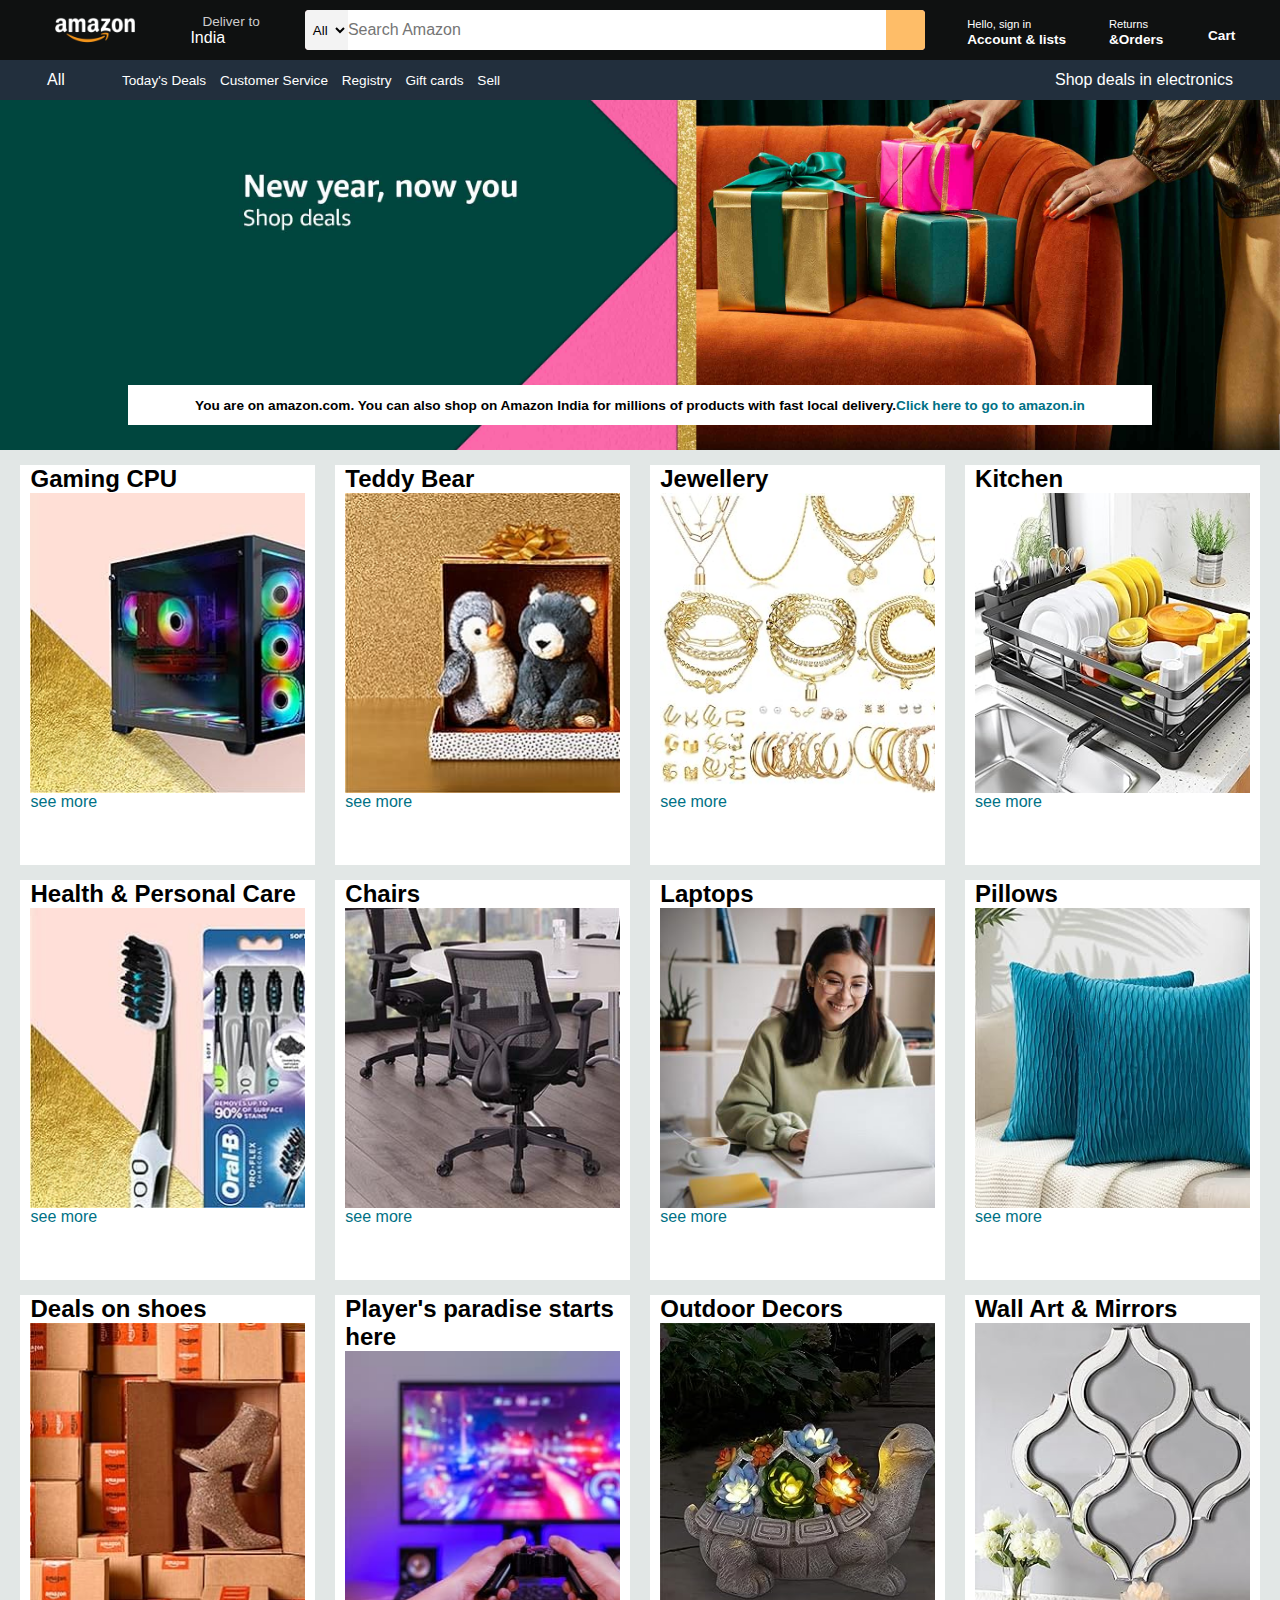
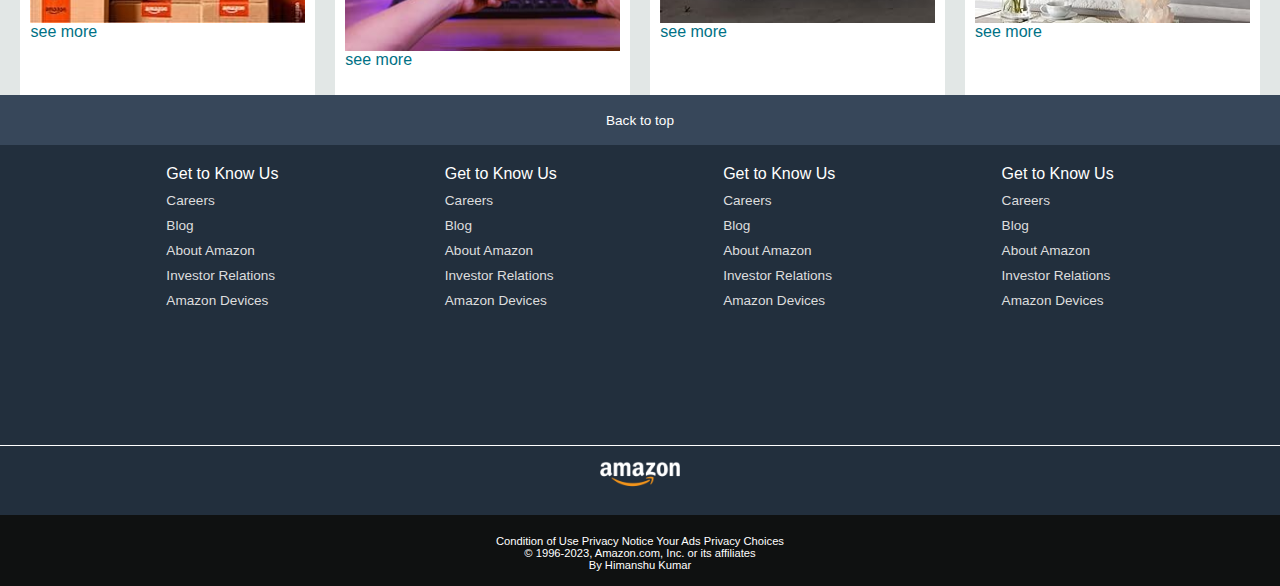
<file: amazonUI_clone/index.html>
<!DOCTYPE html>
<html lang="en">
	<head>
		<meta charset="UTF-8" />
		<meta name="viewport" content="width=device-width, initial-scale=1.0" />
		<title>Amazon.clone</title>
		<link rel="shortcut icon" href="IMAGES/fevicon.jpeg" type="image/x-icon" />
		<link rel="stylesheet" href="style.css" />
		<link
			rel="stylesheet"
			href="https://cdnjs.cloudflare.com/ajax/libs/font-awesome/6.5.1/css/all.min.css"
			integrity="sha512-DTOQO9RWCH3ppGqcWaEA1BIZOC6xxalwEsw9c2QQeAIftl+Vegovlnee1c9QX4TctnWMn13TZye+giMm8e2LwA=="
			crossorigin="anonymous"
			referrerpolicy="no-referrer" />
	</head>
	<body>
		<header>
			<div class="navbar">
				<div class="nav-logo border">
					<div class="logo"></div>
				</div>

				<div class="nav-address border">
					<p class="add-first">Deliver to</p>
					<div class="add-icon">
						<i class="fa-solid fa-location-dot"></i>
						<p class="add-sec">India</p>
					</div>
				</div>

				<div class="nav-search">
					<select class="search-select">
						<option>All</option>
					</select>
					<input type="text" placeholder="Search Amazon" class="search-input" />
					<div class="search-icon">
						<i class="fa-solid fa-magnifying-glass"></i>
					</div>
				</div>

				<div class="nav-signin">
					<p><span>Hello, sign in</span></p>
					<p class="nav-second">Account & lists</p>
				</div>

				<div class="nav-return">
					<p><span>Returns</span></p>
					<p class="nav-second">&Orders</p>
				</div>

				<div class="nav-cart border">
					<i class="fa-solid fa-cart-shopping"></i>
					Cart
				</div>
			</div>

			<div class="panel">
				<div class="panel-all">
					<i class="fa-solid fa-bars"></i>
					All
				</div>
				<div class="panel-option">
					<p>Today's Deals</p>
					<p>Customer Service</p>
					<p>Registry</p>
					<p>Gift cards</p>
					<p>Sell</p>
				</div>
				<div class="panel-deals">Shop deals in electronics</div>
			</div>
		</header>
		<div class="hero-section">
			<div class="hero-msg">
				You are on amazon.com. You can also shop on Amazon India for millions of
				products with fast local delivery.
				<a href="https://www.amazon.in/">Click here to go to amazon.in</a>
			</div>
		</div>

		<div class="shop-section">
			<div class="box1 box">
				<div class="box-content">
					<h2>Gaming CPU</h2>
					<div
						class="box-img"
						style="background-image: url('IMAGES/box1.jpg')"></div>
					<p>see more</p>
				</div>
			</div>
			<div class="box2 box">  
				<div class="box-content">
					<h2>Teddy Bear</h2>
					<div
						class="box-img"
						style="background-image: url('IMAGES/box2.jpg')"></div>
					<p>see more</p>
				</div>
			</div>
			<div class="box3 box">
				<div class="box-content">
					<h2>Jewellery</h2>
					<div
						class="box-img"
						style="background-image: url('IMAGES/box3.1.jpg')"></div>
					<p>see more</p>
				</div>
			</div>
			<div class="box4 box">
				<div class="box-content">
					<h2>Kitchen</h2>
					<div
						class="box-img"
						style="background-image: url('IMAGES/box4.1.jpg')"></div>
					<p>see more</p>
				</div>
			</div>
			<div class="box1 box">
				<div class="box-content">
					<h2>Health & Personal Care</h2>
					<div
						class="box-img"
						style="background-image: url('IMAGES/box5.jpg')"></div>
					<p>see more</p>
				</div>
			</div>
			<div class="box2 box">
				<div class="box-content">
					<h2>Chairs</h2>
					<div
						class="box-img"
						style="background-image: url('IMAGES/box6.jpg')"></div>
					<p>see more</p>
				</div>
			</div>
			<div class="box3 box">
				<div class="box-content">
					<h2>Laptops</h2>
					<div
						class="box-img"
						style="background-image: url('IMAGES/box7.jpg')"></div>
					<p>see more</p>
				</div>
			</div>
			<div class="box4 box">
				<div class="box-content">
					<h2>Pillows</h2>
					<div
						class="box-img"
						style="background-image: url('IMAGES/box8.1.jpg')"></div>
					<p>see more</p>
				</div>
			</div>
			<div class="box4 box">
				<div class="box-content">
					<h2>Deals on shoes</h2>
					<div
						class="box-img"
						style="background-image: url('IMAGES/box9.jpg')"></div>
					<p>see more</p>
				</div>
			</div>
			<div class="box4 box">
				<div class="box-content">
					<h2>Player's paradise starts here</h2>
					<div
						class="box-img"
						style="background-image: url('IMAGES/box10.jpg')"></div>
					<p>see more</p>
				</div>
			</div>
			<div class="box4 box">
				<div class="box-content">
					<h2>Outdoor Decors</h2>
					<div
						class="box-img"
						style="background-image: url('IMAGES/box11.jpg')"></div>
					<p>see more</p>
				</div>
			</div>
			<div class="box4 box">
				<div class="box-content">
					<h2>Wall Art & Mirrors</h2>
					<div
						class="box-img"
						style="background-image: url('IMAGES/box12.jpg')"></div>
					<p>see more</p>
				</div>
			</div>
		</div>

		<footer>
			<div class="foot-panel1">Back to top</div>
			<div class="foot-panel2">
				<ul>
					<p>Get to Know Us</p>
					<a>Careers</a>
					<a>Blog</a>
					<a>About Amazon </a>
					<a>Investor Relations</a>
					<a>Amazon Devices</a>
				</ul>
				<ul>
					<p>Get to Know Us</p>
					<p>
						<a>Careers</a>
						<a>Blog</a>
						<a>About Amazon </a>
						<a>Investor Relations</a>
						<a>Amazon Devices</a>
					</p>
				</ul>

				<ul>
					<p>Get to Know Us</p>
					<a>Careers</a>
					<a>Blog</a>
					<a>About Amazon </a>
					<a>Investor Relations</a>
					<a>Amazon Devices</a>
				</ul>
				<ul>
					<p>Get to Know Us</p>
					<a>Careers</a>
					<a>Blog</a>
					<a>About Amazon </a>
					<a>Investor Relations</a>
					<a>Amazon Devices</a>
				</ul>
			</div>

			<div class="foot-panel3">
				<div class="logo"></div>
			</div>

			<div class="foot-panel4">
				<div class="pages">
					<a>Condition of Use</a>
					<a>Privacy Notice</a>
					<a>Your Ads Privacy Choices</a>
				</div>
				<div class="copyright">
					© 1996-2023, Amazon.com, Inc. or its affiliates <br />
					By Himanshu Kumar
				</div>
			</div>
		</footer>
	</body>
</html>
</file>
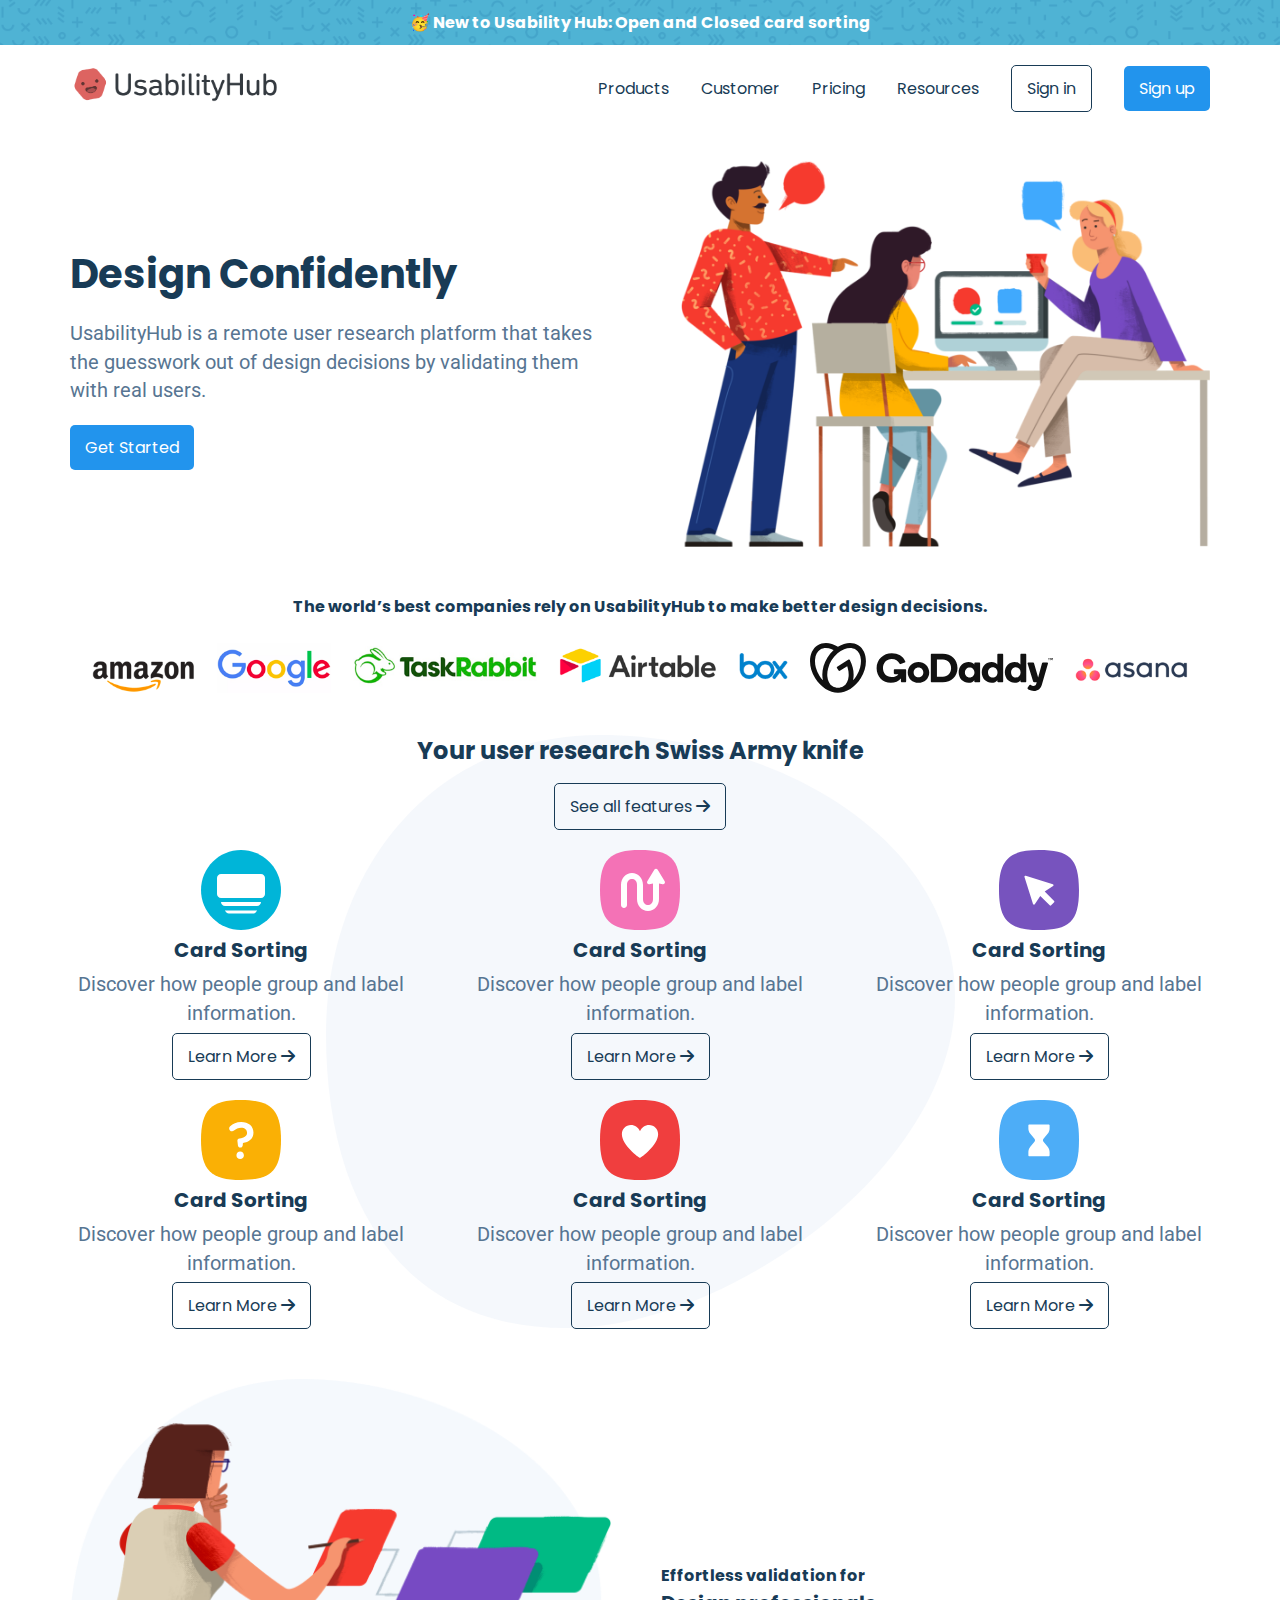
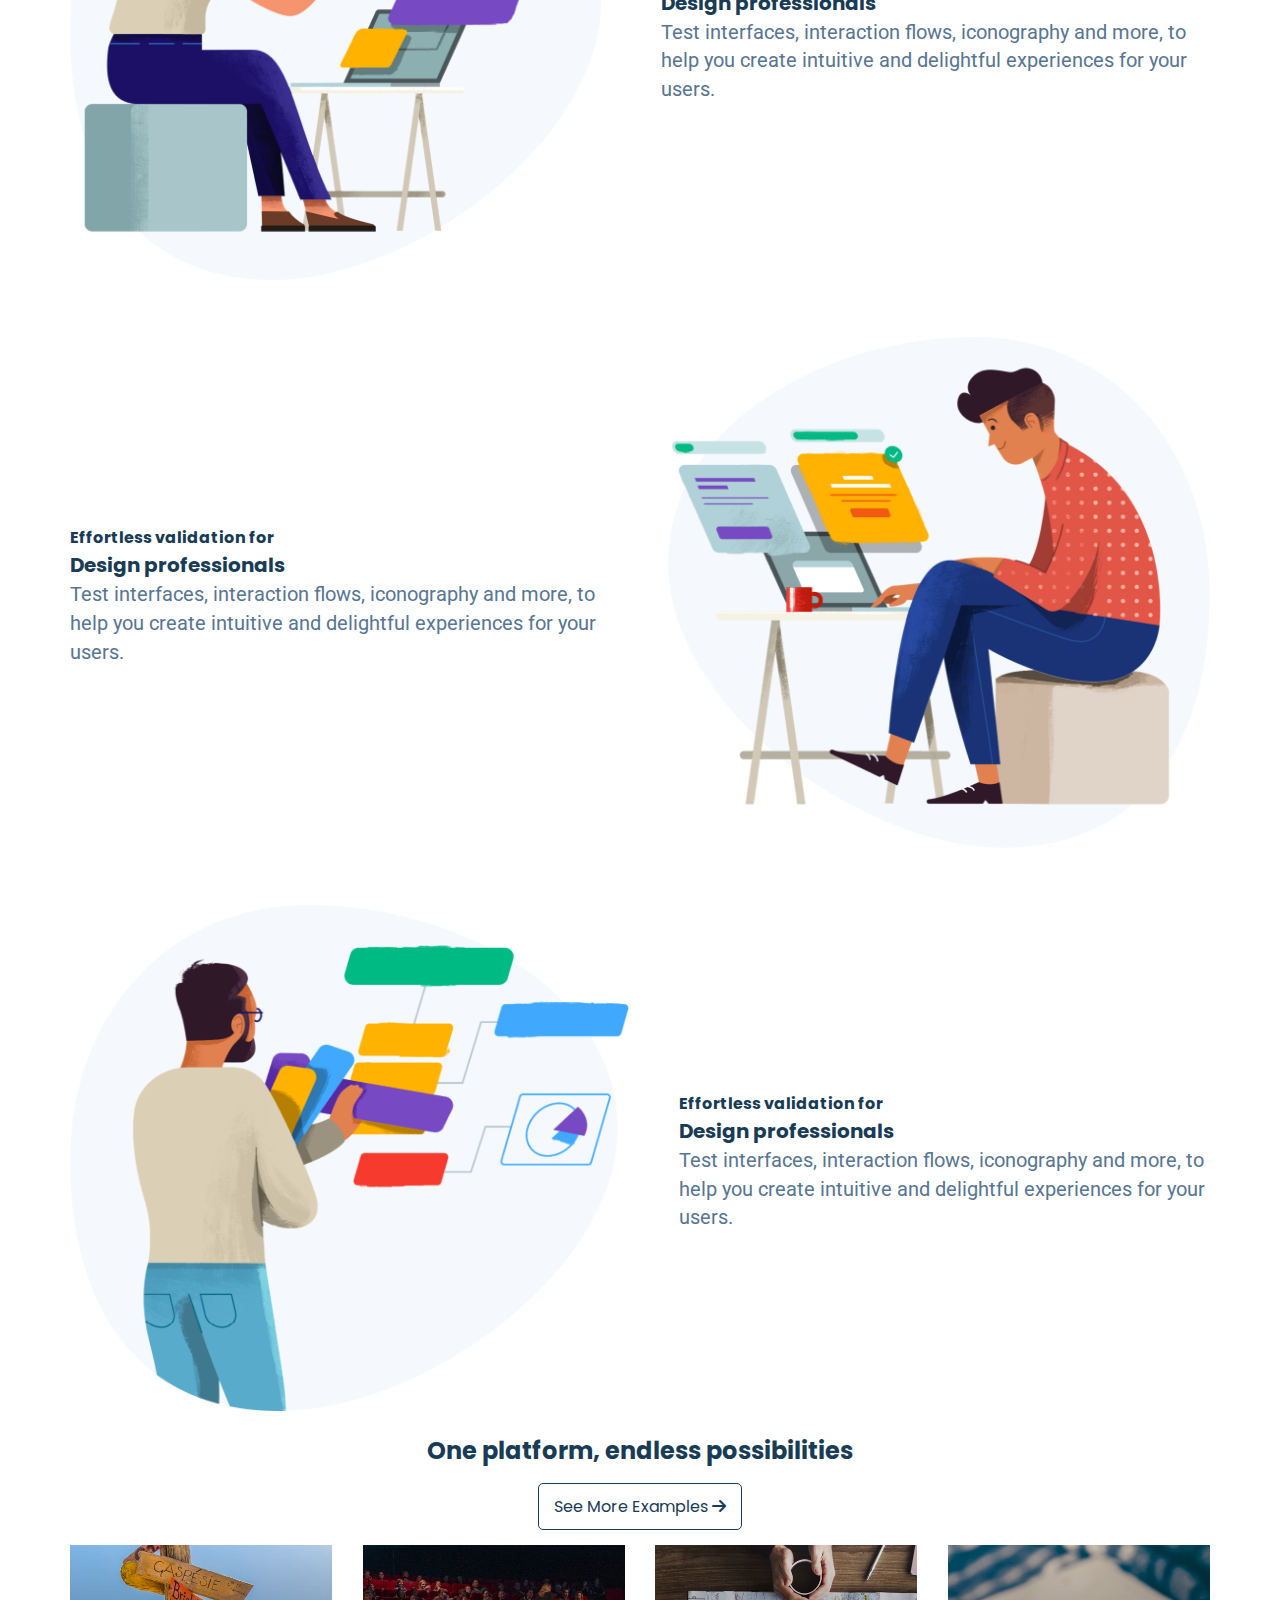
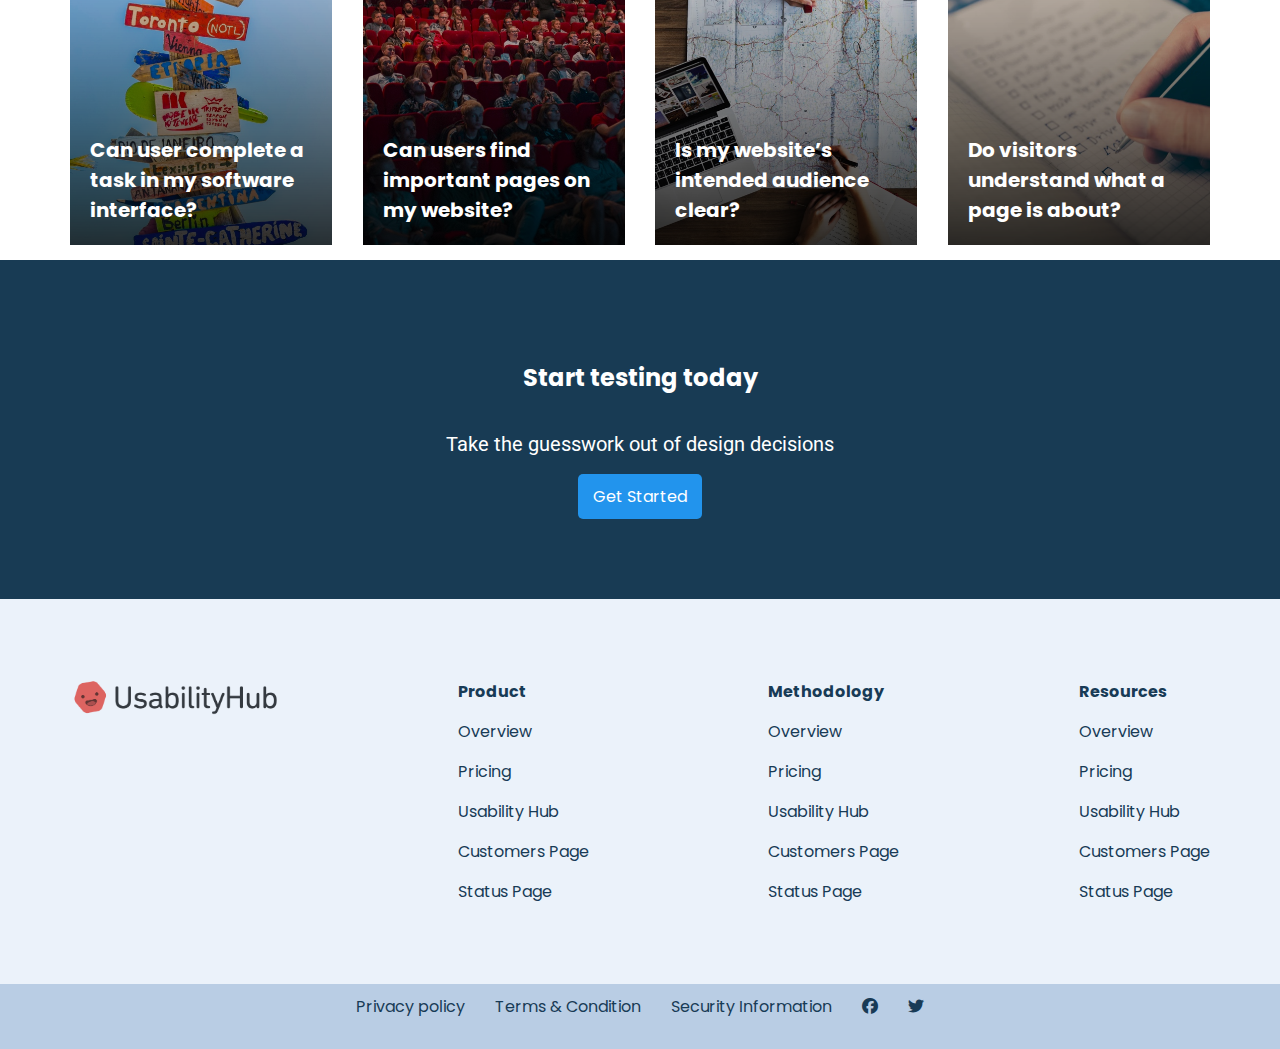
<file: UsabilitySite/index.html>
<!DOCTYPE html>
<html lang="en">
<head>
    <meta charset="UTF-8">
    <meta name="viewport" content="width=device-width, initial-scale=1.0">
    <title>UsabilityHub</title>
    <link rel="stylesheet" href="https://cdnjs.cloudflare.com/ajax/libs/font-awesome/6.5.1/css/all.min.css">
    <link rel="stylesheet" href="style.css">
    <link rel="shortcut icon" href="./images/asset 1.png" type="image/x-icon">
</head>
<body>
     <div class="topbanner">
        <div class="container">
            <div class="small-bold-text">
                🥳 New to Usability Hub: Open and Closed card sorting
            </div>
        </div>
     </div>

     <nav>
        <div class="container  main-nav">
            <a href="#" class="company-logo">
              <img src="./images/asset 1.png" alt="company logo">
            </a>
            <div class="nav-links">
                <ul>
                     <li><a href="#" class="hover-link">Products</a></li>
                     <li><a href="#" class="hover-link">Customer</a></li>
                     <li><a href="#" class="hover-link">Pricing</a></li>
                     <li><a href="#" class="hover-link">Resources</a></li>
                     <li><a href="#" class=" secondary-btn">Sign in</a></li>
                     <li><a href="#" class=" primary-btn">Sign up</a></li>
                </ul>
            </div>
             <a href="#" class="nav-toggle hover-link" id="nav-toggle">
                <i class="fa-solid fa-bars"></i>
            </a>
        </div>
     </nav>
    
     <header>
        <div class="container main-header">
            <div class="header-left">
                <h1>Design Confidently</h1>
                <p>UsabilityHub is a remote user research platform that takes the guesswork out of design decisions by validating them with real users.</p>
                <a href="#" class="primary-btn">Get Started</a>
            </div>
            <div class="header-right">
                <img src="./images/asset 2.png" alt="">
            </div>
        </div>
     </header>
     <div class="companysection">
        <div class="container">
            <div class="small-bold-texts companies-header">The world’s best companies rely on UsabilityHub to make better design decisions.</div>
            <div class="logos">
                <img class="logo" src="./images/asset 3.png" alt="">
                <img class="logo" src="./images/asset 4.png" alt="">
                <img class="logo" src="./images/asset 5.png" alt="">
                <img class="logo" src="./images/asset 6.png" alt="">
                <img class="logo" src="./images/asset 7.png" alt="">
                <img class="logo" src="./images/asset 8.svg" alt="">
                <img class="logo" src="./images/asset 9.png" alt="">
            </div>
        </div>
     </div>

     <div class="featuresection">
        <div class="container">
            <div class="features-header">
                 <h2 class="features-heading-text">Your user research Swiss Army knife</h2>
                <a href="#" class="secondary-btn">See all features <i class="fa-solid fa-arrow-right"></i></a>
            </div>
            <div class="feature-area">
                <div class="feature-card">
                    <img src="./images/asset 11.svg" alt="">
                    <h3>Card Sorting</h3>
                    <p>Discover how people group and label information.</p>
                    <a href="#" class="secondary-btn">Learn More <i class="fa-solid fa-arrow-right"></i></a>
                </div>
                <div class="feature-card">
                    <img src="./images/asset 13.svg" alt="">
                    <h3>Card Sorting</h3>
                    <p>Discover how people group and label information.</p>
                    <a href="#" class="secondary-btn">Learn More <i class="fa-solid fa-arrow-right"></i></a>
                </div>
                <div class="feature-card">
                    <img src="./images/asset 14.svg" alt="">
                    <h3>Card Sorting</h3>
                    <p>Discover how people group and label information.</p>
                    <a href="#" class="secondary-btn">Learn More <i class="fa-solid fa-arrow-right"></i></a>
                </div>
                <div class="feature-card">
                    <img src="./images/asset 15.svg" alt="">
                    <h3>Card Sorting</h3>
                    <p>Discover how people group and label information.</p>
                    <a href="#" class="secondary-btn">Learn More <i class="fa-solid fa-arrow-right"></i></a>
                </div>
                <div class="feature-card">
                    <img src="./images/asset 16.svg" alt="">
                    <h3>Card Sorting</h3>
                    <p>Discover how people group and label information.</p>
                    <a href="#" class="secondary-btn">Learn More <i class="fa-solid fa-arrow-right"></i></a>
                </div>
                <div class="feature-card">
                    <img src="./images/asset 17.svg" alt="">
                    <h3>Card Sorting</h3>
                    <p>Discover how people group and label information.</p>
                    <a href="#" class="secondary-btn">Learn More <i class="fa-solid fa-arrow-right"></i></a>
                </div>
            </div>
        </div>
     </div>

     <div class="big-feature-section">
        <div class="container big-feature-container">
            <div class="big-feature-img">
                <img src="./images/asset 18.png" alt="">
            </div>
            <div class="big-feature-text">
                 <h4>Effortless validation for</h4>
                <h3>Design professionals</h3>
                <p>Test interfaces, interaction flows, iconography and more, to help you create intuitive and delightful experiences for your users.</p>
            </div>
        </div>
     </div>
     <div class="big-feature-section">
          <div class="container big-feature-container" id="second-big-feature">
             <div class="big-feature-img">
                <img src="./images/asset 21.png" alt="">
            </div>
            <div class="big-feature-text">
                 <h4>Effortless validation for</h4>
                <h3>Design professionals</h3>
                <p>Test interfaces, interaction flows, iconography and more, to help you create intuitive and delightful experiences for your users.</p>
            </div>
        </div>
     </div>
     <div class="big-feature-section">
          <div class="container big-feature-container">
            <div class="big-feature-img">
                <img src="./images/asset 24.png" alt="">
            </div>
            <div class="big-feature-text">
                 <h4>Effortless validation for</h4>
                <h3>Design professionals</h3>
                <p>Test interfaces, interaction flows, iconography and more, to help you create intuitive and delightful experiences for your users.</p>
            </div>
        </div>
     </div>

     <div class="example-section">
        <div class="container">
            <div class="example-header">
                 <h2 class="example-heading-text">One platform, endless possibilities</h2>
                <a href="#" class="secondary-btn">See More Examples <i class="fa-solid fa-arrow-right"></i></a>
            </div>
             <div class="examples-area ">
                <a href="#" class="examples-card">
                    <h3 class="card-text">Can user complete a task in my software interface?</h3>
                </a>
                <a class="examples-card" href="#">
                    <h3 class="card-text">Can users find important pages on my website?</h3>
                </a>
                <a class="examples-card" href="#">
                    <h3 class="card-text">Is my website’s intended audience clear? </h3>
                </a>
                <a class="examples-card" href="#">
                    <h3 class="card-text">Do visitors understand what a page is about?</h3>
                </a>
            </div>
        </div>
    </div>

     <section class="cta-section">
      <div class="container  cta-section-container">
            <h2>Start testing today</h2>
            <p>Take the guesswork out of design decisions</p>
            <a href="#" class="primary-btn">Get Started</a>
        </div>  
     </section>

     <footer>
         <div class="container  footer-container">
            <a href="#" class="company-logo">
                <img src="./images/asset 1.png" alt="company logo">
            </a>
            <div class="link-column ">
                <h4>Product</h4>
                <a href="#" class="hover-link">Overview</a>
                <a href="#" class="hover-link">Pricing</a>
                <a href="#" class="hover-link">Usability Hub</a>
                <a href="#" class="hover-link">Customers Page</a>
                <a href="#" class="hover-link">Status Page</a>
            </div>
            <div class="link-column ">
                <h4>Methodology</h4>
                <a href="#" class="hover-link">Overview</a>
                <a href="#" class="hover-link">Pricing</a>
                <a href="#" class="hover-link">Usability Hub</a>
                <a href="#" class="hover-link">Customers Page</a>
                <a href="#" class="hover-link">Status Page</a>
            </div>
            <div class="link-column ">
                <h4>Resources</h4>
                <a href="#" class="hover-link">Overview</a>
                <a href="#" class="hover-link">Pricing</a>
                <a href="#" class="hover-link">Usability Hub</a>
                <a href="#" class="hover-link">Customers Page</a>
                <a href="#" class="hover-link">Status Page</a>
            </div>
        </div>
     </footer>

     <div class="subfooter">
        <div class="container  subfooter-container">
            <a class="hover-link" href="#">Privacy policy</a>
            <a class="hover-link" href="#">Terms & Condition</a>
            <a class="hover-link" href="#">Security Information</a>
            <a class="hover-link" href="#"><i class="fa-brands fa-facebook"></i></a>
            <a class="hover-link" href="#"><i class="fa-brands fa-twitter"></i></a>
        </div>
    </div>

     <section class="subfooter"></section>
</body>
</html>
</file>
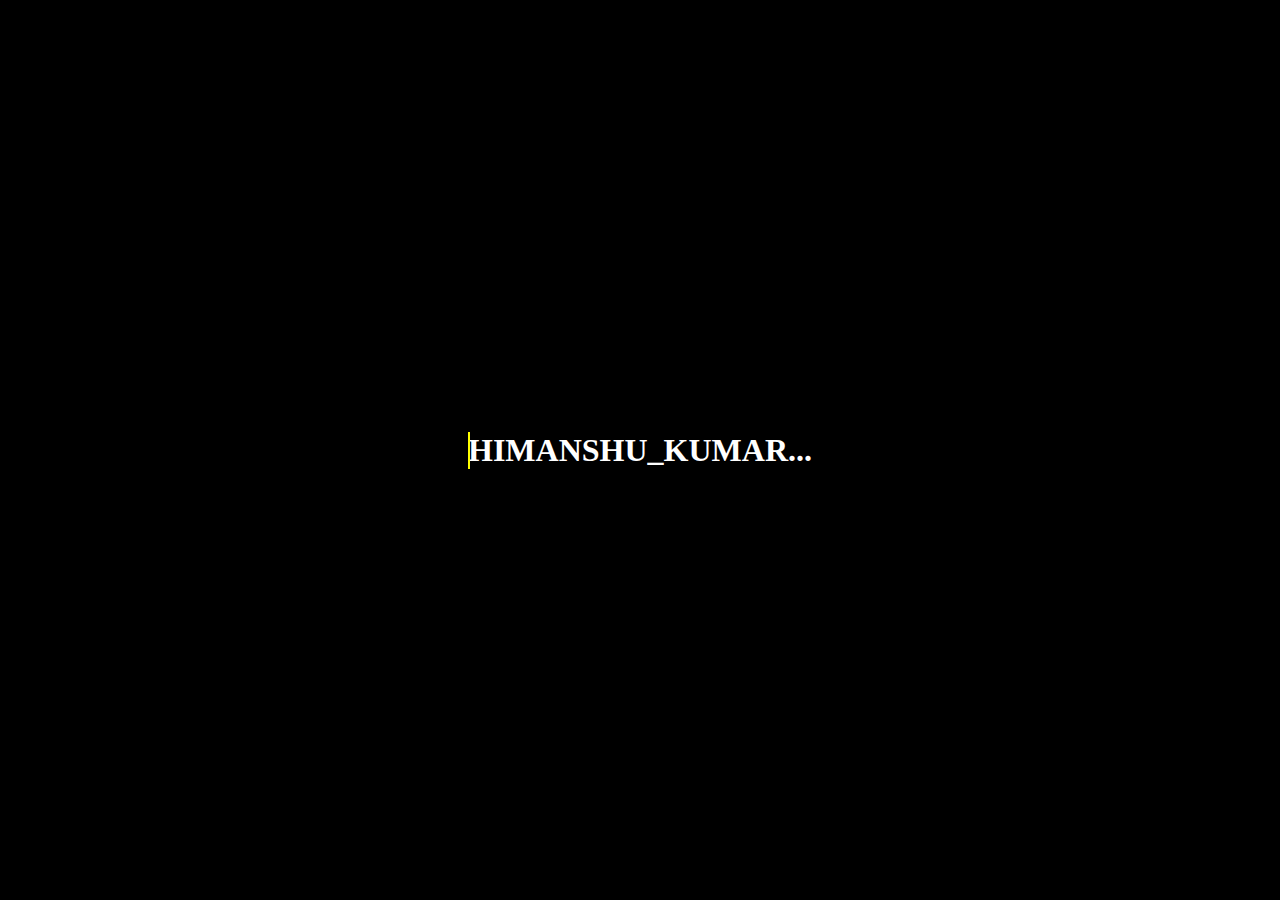
<file: Cards/animation.html>
<!DOCTYPE html>
<html lang="en">
<head>
    <meta charset="UTF-8">
    <meta name="viewport" content="width=device-width, initial-scale=1.0">
    <title>Document</title>
    <style>
        *{
            margin: 0;
            padding: 0;
            box-sizing: border-box;
        }
       html,body{
        width: 100vw;
        height: 100vh;
        display: grid;
        place-items: center;
        background-color: black;
       }
       h1{
        color: white;
        position: relative;
       }
       h1::before{
        content: "HIMANSHU_KUMAR...";
        position: absolute;
        color: yellow;
        border-right:2px solid yellow;
        width:0;
        overflow: hidden;
        animation: magic linear 1s  infinite .5s alternate none ;
       }
       @keyframes magic
       {
        0%{
            width: 0%;
        }
        50%
        {
            width: 100%;
        }
        100%
        {
            width: 0%;
        }
       }
    </style>
</head>
<body>
    <h1>HIMANSHU_KUMAR...</h1>
</body>
</html>
</file>
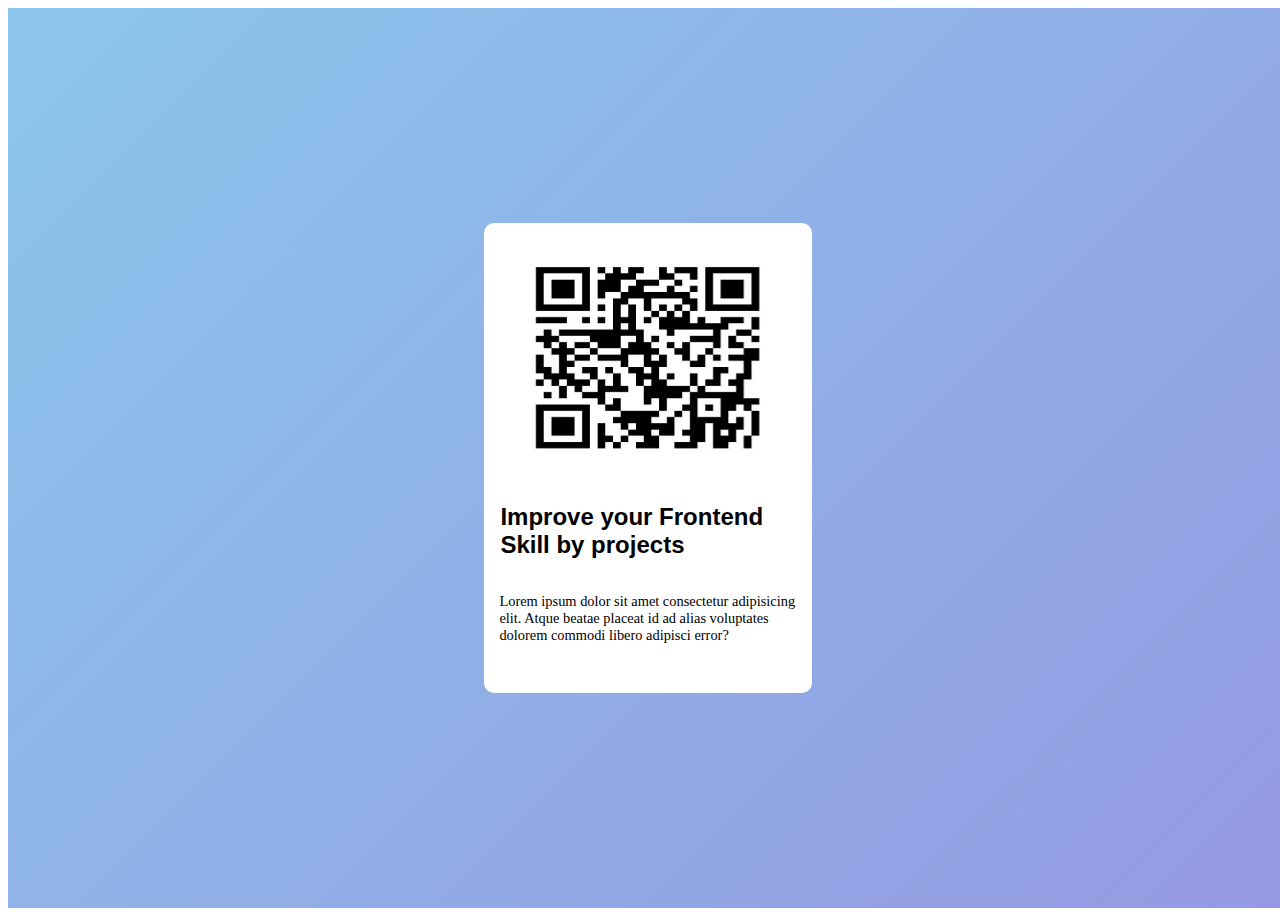
<file: Cards/card1.html>
<!DOCTYPE html>
<html lang="en">
	<head>
		<meta charset="UTF-8" />
		<meta name="viewport" content="width=device-width, initial-scale=1.0" />
		<title>Card1</title>
		<style>
			.container {
				width: 100vw;
				height: 100vh;
				background-color: #8bc6ec;
				background-image: linear-gradient(135deg, #8bc6ec 0%, #9599e2 100%);
				display: flex;
				justify-content: center;
				align-items: center;
			}
			.cards {
				padding: 10px;
				width: 24%;
				height: 450px;
				background-color: white;
				border-radius: 10px;
				display: flex;
				flex-direction: column;
			}
			.cards img {
				width: 100%;
				height: 250px;
			}
			h2 {
				font-size:1.5rem;
				font-family: Verdana, Geneva, Tahoma, sans-serif;
				padding: 0px 6px;
			}
            p{
                font-size: 0.9em;
                padding: 0 5px;
            }
		</style>
	</head>
	<body>
		<div class="container">
			<div class="cards">
				<img src="QR.webp" alt="" />
				<h2>Improve your Frontend Skill by projects</h2>
				<p>
					Lorem ipsum dolor sit amet consectetur adipisicing elit. Atque beatae
					placeat id ad alias voluptates dolorem commodi libero adipisci error?
				</p>
			</div>
		</div>
	</body>
</html>
</file>
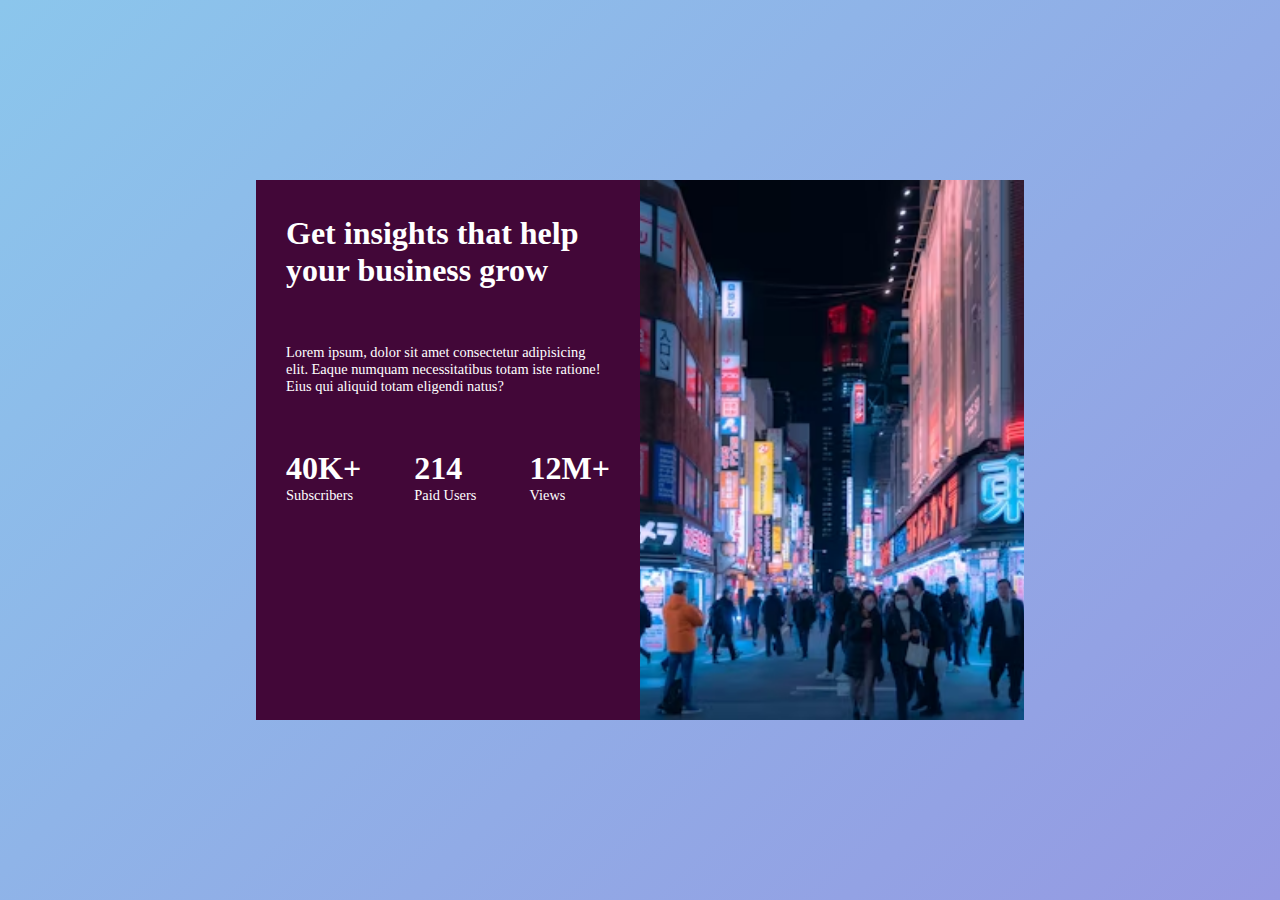
<file: Cards/card3.html>
<!DOCTYPE html>
<html lang="en">
	<head>
		<meta charset="UTF-8" />
		<meta name="viewport" content="width=device-width, initial-scale=1.0" />
		<title>Card3</title>
		<style>
			* {
				margin: 0;
				padding: 0;
				box-sizing: border-box;
			}
			.container {
				width: 100vw;
				height: 100vh;
				background-color: #8bc6ec;
				background-image: linear-gradient(135deg, #8bc6ec 0%, #9599e2 100%);
				display: flex;
				justify-content: center;
				align-items: center;
			}
			.card {
				width: 60%;
				height: 60%;
				background-color: white;
				display: flex;
			}
			.leftbox {
				width: 50%;
				height: 100%;
				display: flex;
				flex-direction: column;
				gap: 55px;
				background-color: rgb(66, 7, 56);
				color: white;
                padding: 35px 30px;
			}
			.rightbox {
				width: 50%;
				height: 100%;
				background-image: url(photo.avif);
				background-size: cover;
				background-position: top;
			}
            .stats{
                display: flex;
                justify-content: space-between;
                align-items: center;
            }
            h2{
                font-size: 2rem;
            }
            p{
                font-size: 0.9em;
            }
		</style>
	</head>
	<body>
		<div class="container">
			<div class="card">
				<div class="leftbox">
					<div class="heading">
						<h2>Get insights that help your business grow</h2>
					</div>
					<div class="txt">
						<p>
							Lorem ipsum, dolor sit amet consectetur adipisicing elit. Eaque
							numquam necessitatibus totam iste ratione! Eius qui aliquid totam
							eligendi natus?
						</p>
					</div>
					<div class="stats">
						<div id="subscriber">
							<h2>40K+</h2>
							<p>Subscribers</p>
						</div>
						<div id="Users">
							<h2>214</h2>
							<p>Paid Users</p>
						</div>
						<div id="views">
							<h2>12M+</h2>
							<p>Views</p>
						</div>
					</div>
				</div>
				<div class="rightbox"></div>
			</div>
		</div>
	</body>
</html>
</file>
<file: amazonUI_clone/style.css>
*{
    margin: 0;
    padding: 0;
    box-sizing: border-box;
    font-family: Arial;
 }

 .navbar{
    width: 100%;
    height: 60px;
    background-color: #0f1111;
    color: white;
    display: flex;
    align-items: center;
    justify-content: space-evenly;
 }
 .nav-logo{
    height: 60px;
    width: 100px;
 }
 .logo{
    background-image: url("IMAGES/amazon_logo.png");
    background-size: cover;
    height: 50px;
    width: 100%;
 }
 .border{
    border: 2px solid transparent;
 }
 .border:hover{
    border: 1.5px solid white;
 }

 /**box2**/
 .add-first{
    color: #cccccc;
    font-size: 0.85rem;
    margin-left: 15px;
 }
 .add-sec{
    font-size: 1rem;
    margin-left:3px ;
 }
 .add-icon{ 
    display: flex;
    align-items: center;
 }
 
 /**box3**/
 .nav-search{
    display: flex;
    background-color: pink;
    width: 620px;
    height: 40px;
    border-radius: 4px;
    justify-content: space-evenly;
 }
 .search-select{
    background-color: #f3f3f3;
    width: 50px;
    text-align: center;
    border-top-left-radius: 4px;
    border-bottom-left-radius: 4px;
    border:none;
 }
 .search-input{
    width:100%;
    font-size: 1rem;
    border: none;
 }
 .search-icon{
    width: 45px;
    display: flex;
    justify-content: center;
    align-items: center;
    font-size: 1.5rem;
    background-color: #febd68;
   border-top-right-radius: 4px;
      border-bottom-right-radius: 4px;
      color: #0f1111;
 }
.nav-search:hover{
   border:2px solid orange;
}

 /**box3**/
 span{
   font-size: 0.7rem;
 }
 .nav-second{
   font-size: 0.85rem;
   font-weight: 700;
 }
 /*box6*/

 .nav-cart i{
      font-size: 30px;
 }
 .nav-cart{
   font-size: 0.85rem;
   font-weight: 700;
 }

 /* panel */

 .panel{
   height: 40px;
   background-color: #222f3d;
   display: flex;
   color: white;
   align-items: center;
   justify-content: space-evenly;
 }
 .panel-option p{
   display: inline;
   margin-left: 10px;
 }
 .panel-option{
   width: 70%;
   font-size: 0.85rem;
 }
 .panels-deals{
   font-size: 0.9rem;
   font-weight: 700;
 }

 /* hero-section */
 .hero-section{
   background-image: url("IMAGES/hero.jpg");
   background-size: cover;
   height: 350px;
   display: flex;
   justify-content: center;
   align-items: end;
 }
 .hero-msg{
   background-color: white;
   height: 40px;
   width: 80%;
   color: black;
   display: flex;
   align-items: center;
   justify-content: center;
   font-size: 0.85rem;
   font-weight: 550;
   margin-bottom: 25px;
 }
 .hero-msg a{
   color: #007185;
   text-decoration: none;
 }

 /**Shop-Section**/
.shop-section{
   display: flex;
   flex-wrap: wrap;
   justify-content: space-evenly;
   background-color: #e2e7e6;
}
 .box{
   /* border:2px solid black; */
   width: 23%;
   height: 400px;
   background-color: white;
   margin-top: 15px;
 }

 .box-img{
   height: 300px;
   padding: 20px 0px 15px;
   background-size: cover;
 }
 .box-content{
   margin-left: 10px;
   margin-right: 10px;
 }

  .box-content p{
   color: #007185;
  }

  /* footer */

  .foot-panel1{
   background-color: #37475a;
   color: white;
   height: 50px;
   display: flex;
   justify-content: center;
   align-items: center;
   font-size: 0.85rem;
  }
  .foot-panel2{
   background-color: #222f3d;
   color: white;
   height: 300px;
   display: flex;
   justify-content: space-evenly;
  }
  ul{
   margin-top: 20px;
  }
  .foot-panel2 a{
   text-decoration: none;
   display: block;
   font-size: 0.85rem;
   margin-top: 10px;
   color: #dddddd;
  }
  .foot-panel3{
   background-color: #222f3d;
   color: white;
   border-top: 0.5px solid white;
   height: 70px;
   display: flex;
   justify-content: center;
  }
  .logo {
     background-image: url("IMAGES/amazon_logo.png");
     background-size: cover;
     height: 50px;
     width: 100px;
  }
  .foot-panel4{
   background-color: #0f1111;
      color: white;
  }
  .pages{
   font-size: 0.7rem;
   text-align: center;
   padding-top: 20px;
  }
  .copyright{
   font-size: 0.7rem;
   text-align: center;
   padding-bottom:15px;
  }
</file>
<file: UsabilitySite/style.css>
@import url('https://fonts.googleapis.com/css2?family=Poppins:wght@400;500&family=Roboto:wght@400;500&display=swap');
*{
    margin: 0;
    padding: 0;
    box-sizing: border-box;
}
              /* reset classes */
:root{
    --primary-text-color:#183b56;
    --secondary-text-color:#577592;
    --accent-color:#2294ed;
    --accent-color-dark:#1d69a3;
    --padding-inline-section:20px;
}

body{
    width: 100%;
    font-family:'Poppins', sans-serif;
    color: var(--primary-text-color);
}
h1{
    font-size: 2rem;
}
h2{
    font-size: 1.5rem;
}
h3{
    font-size: 1.25rem;
}
p{
    font-family: 'Roboto' , sans-serif;
    font-size: 1.25rem;
    color: var(--secondary-text-color);
    line-height: 1.8rem;
}
a{
    text-decoration: none;
    display: inline-block;
    color: var(--primary-text-color);
}
ul{
    list-style: none;
}
                               /* utility-class */

.container{
    max-width: 1180px;
    margin-inline: auto;
    padding-inline: var(--padding-inline-section);
    overflow: hidden;
}
.hover-link:hover{
     color: var(--accent-color);
     border-bottom: 1.5px solid var(--accent-color);
     transition: 0.1s ease-in all;
     -webkit-transition: 0.1s ease-in all;
     -moz-transition: 0.1s ease-in all;
     -ms-transition: 0.1s ease-in all;
     -o-transition: 0.1s ease-in all;
}
.primary-btn{
    border: 2px sold var(--accent-color);
    background-color: var(--accent-color);
    color: white;
    text-align: center;
    border-radius: 5px;
    padding: 10px 15px;
    -webkit-border-radius: 5px;
    -moz-border-radius: 5px;
    -ms-border-radius: 5px;
    -o-border-radius: 5px;
}
.primary-btn:hover{
    background-color: var(--accent-color-dark);
}

                /* tobanner */
.topbanner{
    background-color: #4fb3d4;
    background-image:url(./images/asset\ 30.png);
    background-size: 300px;
}
.small-bold-text{
    font-size: 1.rem;
    font-weight: 700;
    padding: 10px 15px;
    color: white;
    text-align: center;
}
                          /* nav-bar */
.main-nav
{
    display: flex;
    align-items: center;
    justify-content: space-between;
    margin-top: 20px;
}
.nav-links ul{
    display: flex;
    align-items: center;
    justify-content: end;
    gap: 2em;
}
.nav-links{
    display: block;
}
.company-logo img{
    width: 13em;
}
.secondary-btn{
     border: 1px solid var(--primary-text-color);
     padding: 10px 15px;
     border-radius: 5px;
     -webkit-border-radius: 5px;
     -moz-border-radius: 5px;
     -ms-border-radius: 5px;
     -o-border-radius: 5px;
}
.secondary-btn:hover{
    border: 1px solid var(--accent-color);
    color: var(--accent-color);
}
.nav-toggle{
    display: none;
    font-weight: 800;
}
                       /* hero-section */
.main-header
{
    display: flex;
    align-items: center;
    justify-content: space-between;
    gap: 5em;
    margin-top: 3rem;
}
.header-right img{
    width: 100%;
}
.header-left p{
    margin-top:0.75em;
    margin-bottom:1em;
}
.header-left h1{
    font-size: 2.5em;
    font-weight: 700;
}
              /*company-logo*/
.companysection{
    margin-top: 2.5em;
}
.small-bold-texts
{
    color: var(--primary-text-color); 
    text-align: center;
    font-size: 1.rem;
    font-weight: 700;
}
.logos{
    display: flex;
    justify-content: space-evenly;
    flex-wrap: wrap;
    margin-top: 1.5rem;
}
.logo{
      height: 50px;    
}
                       /* features section */
.featuresection
{
    margin-top: 40px;
    background-image: url(./images/asset\ 32.svg);
    background-repeat: no-repeat;
    background-position: center;
}
.features-header
{
    text-align: center;
}
.features-header h2{
    margin-bottom: 15px;
}
.feature-card
{
    display: flex;
    flex-direction: column;
    align-items: center;
    gap: 5px;
    text-align: center;
    max-width: 30%;
}
.feature-card img{
    height: 80px;
}
.feature-area
{
    margin-top: 20px;
    display: flex;
    flex-wrap: wrap;
    justify-content: space-between;
    gap: 20px;
}
                /* big-featurtes */
.big-feature-section
{
    margin-top: 50px;
    display: flex;
    flex-direction: column;
    gap: -30px;
}
.big-feature-container
{
    display:flex;
    gap: 50px;
}
#second-big-feature {
    display: flex;
    flex-direction: row-reverse;
}
.big-feature-img img{
    width: 100%;
}
.big-feature-text{
    display: flex;
    flex-direction: column;
    align-items: flex-start;
    justify-content: center;
}

       /* example-section */
.example-header
{
    text-align: center;
}
.example-header h2{
    margin-block: 15px;
}
.examples-area{
    display: flex;
    justify-content: space-between;
    flex-wrap: wrap;
    gap: 20px;
    margin-top: 15px;
}
.examples-card
{
    width: 23%;
    position: relative;
    height: 300px;
    background: black;
    background: linear-gradient(rgb(0, 0, 0, 0.1), rgb(0, 0, 0, 0.8)), url(./images/asset\ 35.jpeg );
    background-size: cover;
    transition: 0.2s ease-out;
}
.examples-card:nth-child(2)
{
    background: linear-gradient(rgb(0, 0, 0, 0.1), rgb(0, 0, 0, 0.8)), url(./images/asset\ 36.jpeg );
        background-size: cover;
}
.examples-card:nth-child(3) {
    background: linear-gradient(rgb(0, 0, 0, 0.1), rgb(0, 0, 0, 0.8)), url(./images/asset\ 37.jpeg );
    background-size: cover;
}
.examples-card:nth-child(4) {
    background: linear-gradient(rgb(0, 0, 0, 0.1), rgb(0, 0, 0, 0.8)), url(./images/asset\ 34.jpeg );
    background-size: cover;
}
.examples-card:hover{
    box-shadow: 0 0 10px #888;
}
.examples-card h3{
    position: absolute;
    bottom: 20px;
    left: 20px;
    right: 20px;
    color: white;
}
                   /* cta-section */
.cta-section
{
    margin-top: 15px;
    padding: 100px var(--padding-inline-section) 80px;
    background-color: #183b54;
}
.cta-section-container{
    display: flex;
    flex-direction: column;
    align-items: center;
    gap: 15px;
    color: white;
}
.cta-section-container p {
    color: white;
    margin-top: 20px;
} 
                  /* footer */
footer{
    padding-block: 80px;
    background-color: #ebf2fa;
}
.footer-container
{
    display: flex;
    justify-content: space-between;
    align-items: flex-start;
}
.link-column
{
    display: flex;
    flex-direction: column;
    gap: 15px;
    align-items: flex-start;
}
   /* sub-footer */

.subfooter {
    background-color: #b9cde4;
    padding: 10px;
}

.subfooter-container {
    display: flex;
    align-items: center;
    justify-content: center;
    gap: 30px;
}

              /* Responsive Design */

@media  (max-width:991px) {
    h3{
        font-size:1.125em ;
    }
    .nav-toggle{
        display: block;
        padding-right: 20px;
        font-weight: 900;
        font-size: 1.5em;
    }
    .nav-links{
        display: none;
    }
}
@media (max-width:791px)
{
    .primary-btn {
            width: 100%;
        }
    
        .main-header {
            flex-direction: column;
        }
    
        .header-left {
            max-width: 100vw;
            text-align: center;
        }
    .examples-area {
          gap: 20px;
        }
   .examples-card{
    width: calc(50% - 10px);
    height: 180px;
   }
   .feature-area{
    gap:20px;
   }
   .feature-card{
    min-width: calc(50% - 10px);
   }
   .footer-container{
    flex-direction: column;
    align-items: center;
    gap: 20px;
   }
   .link-column{
    align-items: center;
   }
   .subfooter-container{
    flex-wrap: wrap;
   }
}
@media (max-width:480px) {
        h1 {
            font-size: 2rem;
        }
    
        h2 {
            font-size: 1.5rem;
        }
    
        h3 {
            font-size: 1.25rem;
        }
    
        p {
            font-size: 1rem;
        }
         .feature-card {
                     min-width: 100%;
        }
        
        .examples-card {
                     width: 100%;
         }
        .big-feature-container,#second-big-feature
        {
            flex-direction: column;
        }
        .big-feature-text 
        {
            align-items: center;
            text-align: center;
        }
}
</file>
